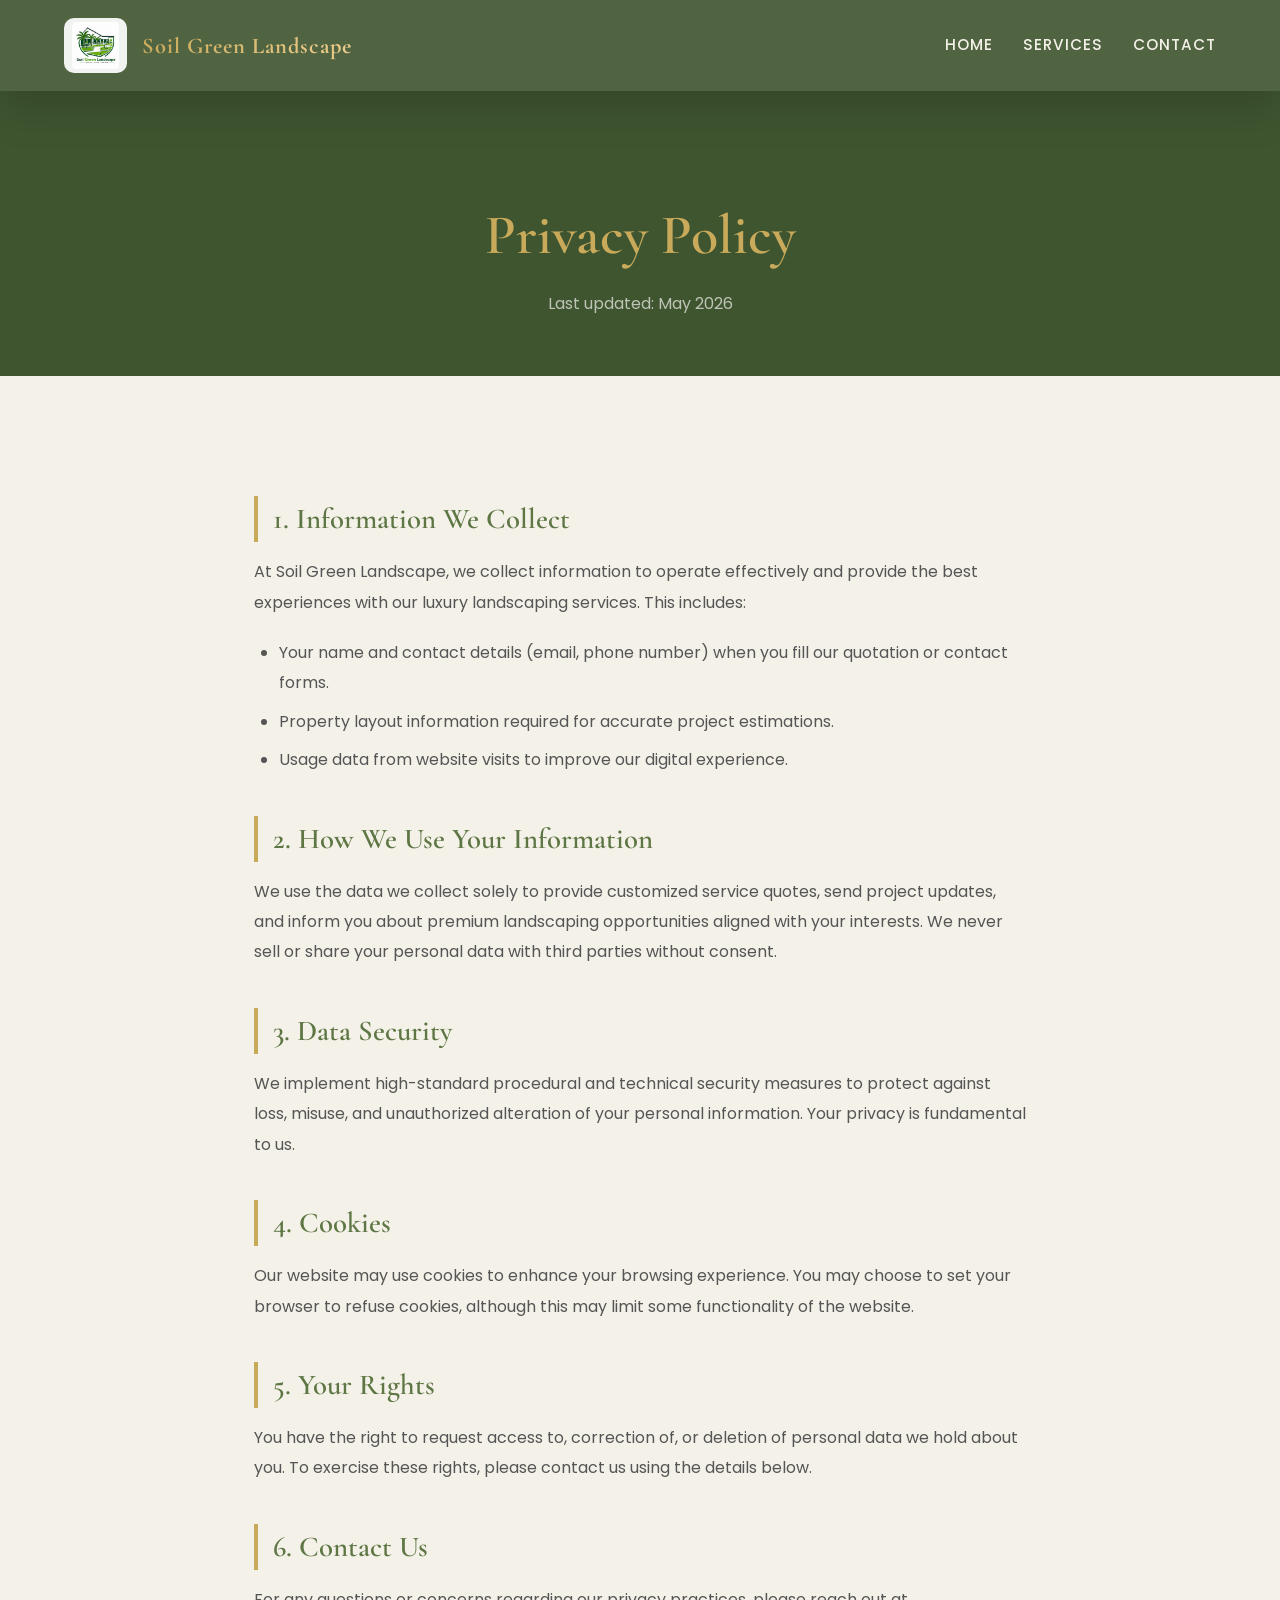
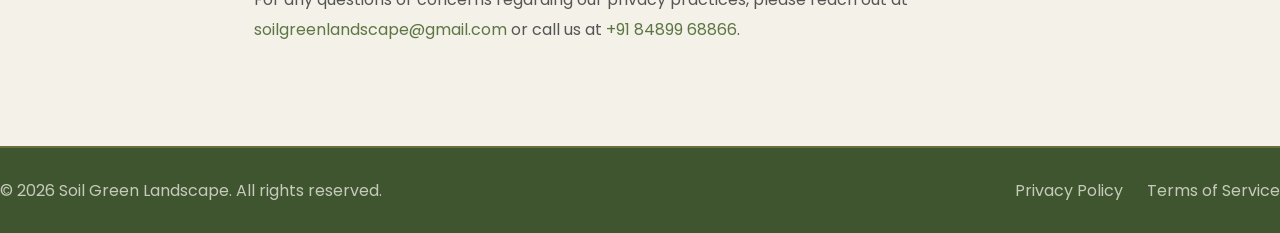
<file: privacy.html>
<!DOCTYPE html>
<html lang="en">

<head>
    <meta charset="UTF-8">
    <meta name="viewport" content="width=device-width, initial-scale=1.0">
    <title>Privacy Policy | Soil Green Landscape - Data Protection</title>
    <meta name="description"
        content="Learn about how Soil Green Landscape collects, uses, and protects your personal information in our privacy policy. Your privacy is our priority.">
    <meta name="robots" content="index, follow">
    <link rel="canonical" href="https://soilgreenlandscape.com/privacy.html">

    <!-- Preconnect -->
    <link rel="preconnect" href="https://fonts.googleapis.com">
    <link rel="preconnect" href="https://fonts.gstatic.com" crossorigin>

    <!-- Open Graph -->
    <meta property="og:type" content="website">
    <meta property="og:url" content="https://soilgreenlandscape.com/privacy.html">
    <meta property="og:title" content="Privacy Policy | Soil Green Landscape">
    <meta property="og:description" content="Our commitment to protecting your personal data and property information.">
    <meta property="og:image" content="https://soilgreenlandscape.com/assets/logo.png">

    <!-- Structured Data (JSON-LD) -->
    <script type="application/ld+json">
    {
      "@context": "https://schema.org",
      "@type": "AboutPage",
      "mainEntityOfPage": {
        "@type": "WebPage",
        "@id": "https://soilgreenlandscape.com/privacy.html"
      },
      "name": "Privacy Policy",
      "description": "Information on how Soil Green Landscape handles user data.",
      "publisher": {
        "@type": "Organization",
        "name": "Soil Green Landscape",
        "logo": {
          "@type": "ImageObject",
          "url": "https://soilgreenlandscape.com/assets/logo.png"
        }
      }
    }
    </script>

    <!-- Favicon -->
    <link rel="icon" type="image/png" href="assets/logo.png">
    <link rel="apple-touch-icon" href="assets/logo.png">
    <link
        href="https://fonts.googleapis.com/css2?family=Cormorant+Garamond:wght@400;500;600;700&family=Poppins:wght@300;400;500;600&display=swap"
        rel="stylesheet">
    <link rel="stylesheet" href="https://cdnjs.cloudflare.com/ajax/libs/font-awesome/6.4.0/css/all.min.css">
    <link rel="stylesheet" href="style.css">
    <style>
        .policy-header {
            background: var(--primary-dark-green);
            padding: 100px 5% 60px;
            text-align: center;
        }

        .policy-header h1 {
            font-family: var(--font-heading);
            font-size: 3.5rem;
            color: var(--gold-accent);
            margin-bottom: 10px;
        }

        .policy-header p {
            color: rgba(245, 243, 238, 0.7);
            font-size: 1rem;
        }

        .policy-body {
            background: var(--ivory-white);
            padding: 80px 5%;
            max-width: 900px;
            margin: 0 auto;
        }

        .policy-body h3 {
            font-family: var(--font-heading);
            font-size: 1.8rem;
            color: var(--secondary-green);
            margin: 40px 0 15px;
            border-left: 4px solid var(--gold-accent);
            padding-left: 15px;
        }

        .policy-body p,
        .policy-body ul {
            color: #555;
            line-height: 1.9;
            margin-bottom: 20px;
        }

        .policy-body ul {
            padding-left: 25px;
        }

        .policy-body ul li {
            margin-bottom: 8px;
        }

        @media (max-width: 768px) {
            .policy-header h1 {
                font-size: 2.2rem;
            }

            .policy-body {
                padding: 50px 5%;
            }
        }
    </style>
</head>

<body>
    <!-- Header -->
    <header id="header" class="scrolled" style="position: relative; padding: 18px 5%;">
        <a href="index.html" class="logo">
            <img src="assets/logo.png" alt="Soil Green Landscape Logo">
            <span>Soil Green Landscape</span>
        </a>
        <nav>
            <a href="index.html" class="nav-link">Home</a>
            <a href="index.html#services" class="nav-link">Services</a>
            <a href="index.html#contact" class="nav-link">Contact</a>
        </nav>
    </header>

    <!-- Page Header -->
    <div class="policy-header">
        <h1>Privacy Policy</h1>
        <p>Last updated: May 2026</p>
    </div>

    <!-- Content -->
    <div class="policy-body">
        <h3>1. Information We Collect</h3>
        <p>At Soil Green Landscape, we collect information to operate effectively and provide the best experiences
            with our luxury landscaping services. This includes:</p>
        <ul>
            <li>Your name and contact details (email, phone number) when you fill our quotation or contact forms.</li>
            <li>Property layout information required for accurate project estimations.</li>
            <li>Usage data from website visits to improve our digital experience.</li>
        </ul>

        <h3>2. How We Use Your Information</h3>
        <p>We use the data we collect solely to provide customized service quotes, send project updates, and inform you
            about premium landscaping opportunities aligned with your interests. We never sell or share your personal
            data with third parties without consent.</p>

        <h3>3. Data Security</h3>
        <p>We implement high-standard procedural and technical security measures to protect against loss, misuse, and
            unauthorized alteration of your personal information. Your privacy is fundamental to us.</p>

        <h3>4. Cookies</h3>
        <p>Our website may use cookies to enhance your browsing experience. You may choose to set your browser to refuse
            cookies, although this may limit some functionality of the website.</p>

        <h3>5. Your Rights</h3>
        <p>You have the right to request access to, correction of, or deletion of personal data we hold about you. To
            exercise these rights, please contact us using the details below.</p>

        <h3>6. Contact Us</h3>
        <p>For any questions or concerns regarding our privacy practices, please reach out at <a
                href="mailto:soilgreenlandscape@gmail.com"
                style="color: var(--secondary-green);">soilgreenlandscape@gmail.com</a>
            or call us at <a href="tel:+918489968866" style="color: var(--secondary-green);">+91 84899 68866</a>.</p>
    </div>

    <footer>
        <div class="container footer-content">
            <p>&copy; 2026 Soil Green Landscape. All rights reserved.</p>
            <div class="footer-links">
                <a href="privacy.html">Privacy Policy</a>
                <a href="terms.html">Terms of Service</a>
            </div>
        </div>
    </footer>
</body>

</html>
</file>
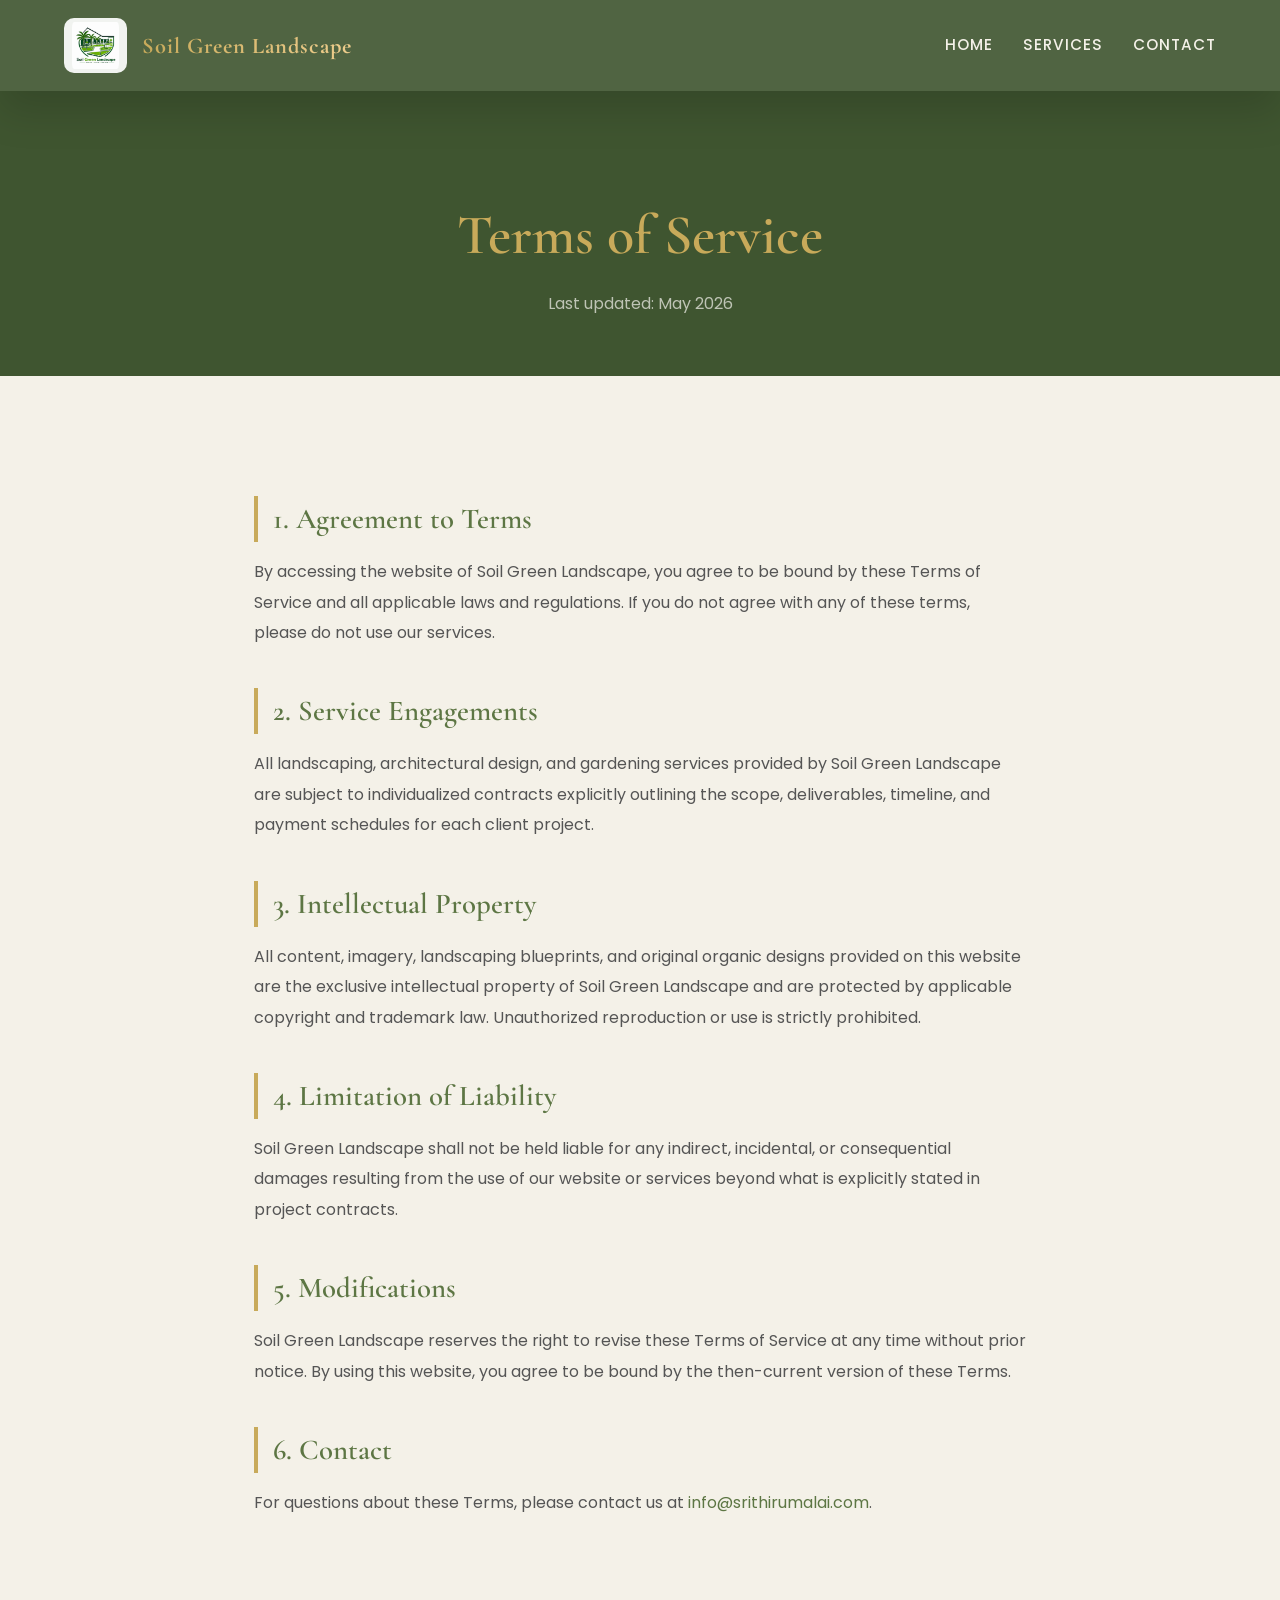
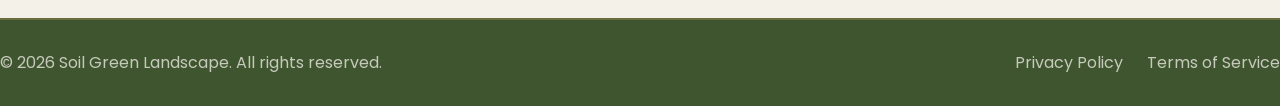
<file: terms.html>
<!DOCTYPE html>
<html lang="en">

<head>
    <meta charset="UTF-8">
    <meta name="viewport" content="width=device-width, initial-scale=1.0">
    <title>Terms of Service | Soil Green Landscape - Usage Agreement</title>
    <meta name="description"
        content="Read the terms and conditions for using Soil Green Landscape's premium landscaping and garden design services. Clear terms for our valued clients.">
    <meta name="robots" content="index, follow">
    <link rel="canonical" href="https://soilgreenlandscape.com/terms.html">

    <!-- Preconnect -->
    <link rel="preconnect" href="https://fonts.googleapis.com">
    <link rel="preconnect" href="https://fonts.gstatic.com" crossorigin>

    <!-- Open Graph -->
    <meta property="og:type" content="website">
    <meta property="og:url" content="https://soilgreenlandscape.com/terms.html">
    <meta property="og:title" content="Terms of Service | Soil Green Landscape">
    <meta property="og:description" content="Agreement and terms for our landscaping and design services.">
    <meta property="og:image" content="https://soilgreenlandscape.com/assets/logo.png">

    <!-- Structured Data (JSON-LD) -->
    <script type="application/ld+json">
    {
      "@context": "https://schema.org",
      "@type": "AboutPage",
      "mainEntityOfPage": {
        "@type": "WebPage",
        "@id": "https://soilgreenlandscape.com/terms.html"
      },
      "name": "Terms of Service",
      "description": "Terms and conditions for Soil Green Landscape services.",
      "publisher": {
        "@type": "Organization",
        "name": "Soil Green Landscape",
        "logo": {
          "@type": "ImageObject",
          "url": "https://soilgreenlandscape.com/assets/logo.png"
        }
      }
    }
    </script>

    <!-- Favicon -->
    <link rel="icon" type="image/png" href="assets/logo.png">
    <link rel="apple-touch-icon" href="assets/logo.png">
    <link
        href="https://fonts.googleapis.com/css2?family=Cormorant+Garamond:wght@400;500;600;700&family=Poppins:wght@300;400;500;600&display=swap"
        rel="stylesheet">
    <link rel="stylesheet" href="https://cdnjs.cloudflare.com/ajax/libs/font-awesome/6.4.0/css/all.min.css">
    <link rel="stylesheet" href="style.css">
    <style>
        /* Policy Page Overrides */
        .policy-header {
            background: var(--primary-dark-green);
            padding: 100px 5% 60px;
            text-align: center;
            margin-top: 0;
        }

        .policy-header h1 {
            font-family: var(--font-heading);
            font-size: 3.5rem;
            color: var(--gold-accent);
            margin-bottom: 10px;
        }

        .policy-header p {
            color: rgba(245, 243, 238, 0.7);
            font-size: 1rem;
        }

        .policy-body {
            background: var(--ivory-white);
            padding: 80px 5%;
            max-width: 900px;
            margin: 0 auto;
        }

        .policy-body h3 {
            font-family: var(--font-heading);
            font-size: 1.8rem;
            color: var(--secondary-green);
            margin: 40px 0 15px;
            border-left: 4px solid var(--gold-accent);
            padding-left: 15px;
        }

        .policy-body p {
            color: #555;
            line-height: 1.9;
            margin-bottom: 20px;
        }

        /* Policy header nav override */
        .policy-nav {
            position: relative;
            background: var(--primary-dark-green);
        }

        @media (max-width: 768px) {
            .policy-header h1 {
                font-size: 2.2rem;
            }

            .policy-body {
                padding: 50px 5%;
            }
        }
    </style>
</head>

<body>
    <!-- Header -->
    <header id="header" class="scrolled" style="position: relative; padding: 18px 5%;">
        <a href="index.html" class="logo">
            <img src="assets/logo.png" alt="Soil Green Landscape Logo">
            <span>Soil Green Landscape</span>
        </a>
        <nav>
            <a href="index.html" class="nav-link">Home</a>
            <a href="index.html#services" class="nav-link">Services</a>
            <a href="index.html#contact" class="nav-link">Contact</a>
        </nav>
    </header>

    <!-- Page Header -->
    <div class="policy-header">
        <h1>Terms of Service</h1>
        <p>Last updated: May 2026</p>
    </div>

    <!-- Content -->
    <div class="policy-body">
        <h3>1. Agreement to Terms</h3>
        <p>By accessing the website of Soil Green Landscape, you agree to be bound by these Terms of Service and
            all applicable laws and regulations. If you do not agree with any of these terms, please do not use our
            services.</p>

        <h3>2. Service Engagements</h3>
        <p>All landscaping, architectural design, and gardening services provided by Soil Green Landscape are
            subject to individualized contracts explicitly outlining the scope, deliverables, timeline, and payment
            schedules for each client project.</p>

        <h3>3. Intellectual Property</h3>
        <p>All content, imagery, landscaping blueprints, and original organic designs provided on this website are the
            exclusive intellectual property of Soil Green Landscape and are protected by applicable copyright and
            trademark law. Unauthorized reproduction or use is strictly prohibited.</p>

        <h3>4. Limitation of Liability</h3>
        <p>Soil Green Landscape shall not be held liable for any indirect, incidental, or consequential damages
            resulting from the use of our website or services beyond what is explicitly stated in project contracts.</p>

        <h3>5. Modifications</h3>
        <p>Soil Green Landscape reserves the right to revise these Terms of Service at any time without prior
            notice. By using this website, you agree to be bound by the then-current version of these Terms.</p>

        <h3>6. Contact</h3>
        <p>For questions about these Terms, please contact us at <a href="mailto:soilgreenlandscape@gmail.com"
                style="color: var(--secondary-green);">info@srithirumalai.com</a>.</p>
    </div>

    <footer>
        <div class="container footer-content">
            <p>&copy; 2026 Soil Green Landscape. All rights reserved.</p>
            <div class="footer-links">
                <a href="privacy.html">Privacy Policy</a>
                <a href="terms.html">Terms of Service</a>
            </div>
        </div>
    </footer>
</body>

</html>
</file>
<file: style.css>
/* 
Color Palette (REFINED - Natural Landscape Theme):
Light Sage Green  — #B8CBAA
Soft Sage Green   — #A7BE97
Muted Olive Green — #7E9762
Leaf Green        — #5D7644
Deep Forest Green — #3F5530
Warm Cream White  — #F4F1E8
Soft Gold         — #B89A3C
Muted Gold        — #C8AA5A

[BACKUP] Old Palette (2):
Primary Olive Green: #5C6B2E  | Original: #0D3B35
Leaf Green:          #6B8C3A  | Original: #124B43
Light Sage:          #B5C9A1  | Original: #A8BC9B
Gold:                #C8A24D
Cream:               #F8F5EC  | Original: #F5F3EE
*/

@import url('https://fonts.googleapis.com/css2?family=Cormorant+Garamond:wght@400;500;600;700&family=Poppins:wght@300;400;500;600&display=swap');

:root {
  --primary-dark-green: #3F5530;
  --secondary-green: #5D7644;
  --leaf-green: #5D7644;
  --muted-olive: #7E9762;
  --sage-green: #B8CBAA;
  --soft-sage: #A7BE97;
  --gold-accent: #C8AA5A;
  --soft-gold: #B89A3C;
  --ivory-white: #F4F1E8;

  --font-heading: 'Cormorant Garamond', serif;
  --font-body: 'Poppins', sans-serif;

  --radius-lg: 20px;
  --radius-md: 12px;

  --shadow-soft: 0 10px 30px rgba(63, 85, 48, 0.1);
  --shadow-premium: 0 20px 40px rgba(0, 0, 0, 0.15);

  --transition-smooth: all 0.5s cubic-bezier(0.25, 1, 0.5, 1);
}

* {
  margin: 0;
  padding: 0;
  box-sizing: border-box;
}

html,
body {
  font-family: var(--font-body);
  background-color: var(--ivory-white);
  color: var(--primary-dark-green);
  overflow-x: hidden;
  max-width: 100vw;
  line-height: 1.6;
}

h1,
h2,
h3,
h4,
h5,
h6 {
  font-family: var(--font-heading);
  font-weight: 600;
  color: var(--primary-dark-green);
}

a {
  text-decoration: none;
  color: inherit;
  transition: var(--transition-smooth);
}

/* Base Utilities */
section {
  overflow: hidden;
  /* Prevent animations from causing horizontal scroll */
}

.section-padding {
  padding: 100px 5%;
}

.container {
  max-width: 1400px;
  margin: 0 auto;
}

/* Premium Preloader */
#preloader {
  position: fixed;
  top: 0;
  left: 0;
  width: 100%;
  height: 100%;
  /* Better for mobile than 100vh */
  height: 100svh;
  /* Modern mobile aware height */
  background-color: var(--primary-dark-green);
  z-index: 9999;
  display: flex;
  flex-direction: column;
  justify-content: center;
  align-items: center;
  overflow: hidden;
  pointer-events: all;
  transition: opacity 0.5s ease-in-out;
}

.glow-effect {
  position: absolute;
  width: 300px;
  height: 300px;
  background: radial-gradient(circle, rgba(200, 162, 77, 0.15) 0%, rgba(200, 162, 77, 0) 70%);
  border-radius: 50%;
  top: 50%;
  left: 50%;
  transform: translate(-50%, -50%);
  opacity: 0;
  z-index: 1;
}

#preloader-particles {
  position: absolute;
  width: 100%;
  height: 100%;
  top: 0;
  left: 0;
  z-index: 1;
}

.preloader-svg {
  width: 50vw;
  max-width: 600px;
  height: auto;
  z-index: 2;
  position: relative;
  overflow: visible;
}

.landscape-line {
  stroke-dasharray: 2000;
  stroke-dashoffset: 2000;
}

.leaf {
  opacity: 0;
  transform-origin: center bottom;
  transform: scale(0);
}

.preloader-name {
  font-family: var(--font-heading);
  color: var(--gold-accent);
  font-size: 3rem;
  margin-top: 20px;
  z-index: 2;
  display: flex;
  position: relative;
  text-shadow: 0 0 15px rgba(200, 162, 77, 0.3);
}

.preloader-name .char {
  opacity: 0;
  filter: blur(10px);
  transform: translateY(20px);
  display: inline-block;
}

/* Transparent Luxury Header */
header {
  position: fixed;
  top: 0;
  left: 0;
  width: 100%;
  padding: 30px 5%;
  display: flex;
  justify-content: space-between;
  align-items: center;
  z-index: 1000;
  transition: var(--transition-smooth);
}

header.scrolled {
  padding: 15px 5%;
  background: rgba(63, 85, 48, 0.9);
  backdrop-filter: blur(10px);
  -webkit-backdrop-filter: blur(10px);
  box-shadow: var(--shadow-premium);
}

.logo {
  font-family: var(--font-heading);
  font-size: 1.8rem;
  font-weight: 700;
  color: var(--ivory-white);
  display: flex;
  align-items: center;
  gap: 15px;
}

.logo img {
  height: 55px;
  background: rgba(255, 255, 255, 0.92);
  border-radius: 10px;
  padding: 4px 8px;
  object-fit: contain;
}

.logo span {
  font-size: 1.4rem;
  letter-spacing: 1px;
  background: linear-gradient(to right, var(--gold-accent), #eecd8d);
  -webkit-background-clip: text;
  background-clip: text;
  -webkit-text-fill-color: transparent;
  display: inline-block;
}

/* Hamburger Toggle */
.menu-toggle {
  display: none;
  flex-direction: column;
  gap: 5px;
  cursor: pointer;
  background: none;
  border: none;
  padding: 5px;
  z-index: 1100;
}

.menu-toggle span {
  display: block;
  width: 26px;
  height: 2px;
  background: var(--ivory-white);
  border-radius: 2px;
  transition: all 0.3s ease;
}

.menu-toggle.active span:nth-child(1) {
  transform: translateY(7px) rotate(45deg);
}

.menu-toggle.active span:nth-child(2) {
  opacity: 0;
}

.menu-toggle.active span:nth-child(3) {
  transform: translateY(-7px) rotate(-45deg);
}

nav {
  display: flex;
  gap: 30px;
}

.nav-link {
  color: var(--ivory-white);
  font-size: 0.95rem;
  font-weight: 500;
  text-transform: uppercase;
  letter-spacing: 1px;
  position: relative;
}

.nav-link::after {
  content: '';
  position: absolute;
  bottom: -5px;
  left: 0;
  width: 0%;
  height: 2px;
  background-color: var(--gold-accent);
  transition: var(--transition-smooth);
}

.nav-link:hover::after,
.nav-link.active::after {
  width: 100%;
}

.btn-primary {
  padding: 12px 30px;
  background-color: var(--gold-accent);
  color: var(--ivory-white);
  border-radius: var(--radius-lg);
  font-weight: 500;
  text-transform: uppercase;
  letter-spacing: 1px;
  cursor: pointer;
  border: 1px solid var(--gold-accent);
  transition: var(--transition-smooth);
}

.btn-primary:hover {
  background-color: transparent;
  color: var(--gold-accent);
}

/* Hero Section */
.hero {
  position: relative;
  z-index: 1;
  /* Establishes a stacking context for negative z-index children */
  height: 100vh;
  height: 100svh;
  display: flex;
  align-items: center;
  padding: 0 5%;
  overflow: hidden;
}

.hero-bg {
  position: absolute;
  top: 0;
  left: 0;
  width: 100%;
  height: 120%;
  /* for parallax */
  object-fit: cover;
  z-index: -2;
}

.hero-overlay {
  position: absolute;
  top: 0;
  left: 0;
  width: 100%;
  height: 100%;
  background: rgba(63, 85, 48, 0.75);
  /* Earthy olive green overlay */
  z-index: -1;
}

.hero-content {
  max-width: 800px;
  color: var(--ivory-white);
}

.hero-title {
  font-size: 5rem;
  line-height: 1.1;
  margin-bottom: 20px;
  opacity: 0;
  transform: translateY(50px);
  color: var(--ivory-white);
  text-shadow: 0 4px 15px rgba(0, 0, 0, 0.5);
  /* Added text shadow */
}

.hero-subtitle {
  font-size: 1.2rem;
  font-weight: 400;
  margin-bottom: 40px;
  max-width: 600px;
  opacity: 0;
  transform: translateY(30px);
  color: rgba(245, 243, 238, 0.9);
  text-shadow: 0 2px 10px rgba(0, 0, 0, 0.5);
  /* Added text shadow */
}

.hero-content .btn-primary {
  opacity: 0;
  transform: translateY(30px);
}

/* Particles / Leaves overlay */
#particles-js {
  position: absolute;
  width: 100%;
  height: 100%;
  top: 0;
  left: 0;
  z-index: -1;
}

/* About Section */
.about {
  background-color: var(--ivory-white);
}

.about-grid {
  display: grid;
  grid-template-columns: 1fr 1fr;
  gap: 60px;
  align-items: center;
}

.about-image {
  position: relative;
  border-radius: var(--radius-lg);
  overflow: hidden;
  box-shadow: var(--shadow-premium);
}

.about-image img {
  width: 100%;
  height: 100%;
  object-fit: cover;
  display: block;
}

.about-badge {
  position: absolute;
  bottom: 30px;
  right: -30px;
  background-color: var(--secondary-green);
  color: var(--gold-accent);
  padding: 30px;
  border-radius: 50%;
  width: 150px;
  height: 150px;
  display: flex;
  flex-direction: column;
  align-items: center;
  justify-content: center;
  text-align: center;
  box-shadow: var(--shadow-premium);
  z-index: 2;
}

.badge-number {
  font-family: var(--font-heading);
  font-size: 2.5rem;
  font-weight: 700;
  line-height: 1;
}

.about-text h2 {
  font-size: 3.5rem;
  margin-bottom: 20px;
  position: relative;
  display: inline-block;
}

.about-text h2::after {
  content: '';
  position: absolute;
  bottom: -5px;
  left: 0;
  width: 60px;
  height: 3px;
  background-color: var(--gold-accent);
}

.about-text p {
  color: #555;
  margin-bottom: 30px;
  font-size: 1.1rem;
}

/* Services Section */
.section-header {
  margin-bottom: 60px;
}

.section-header h2 {
  font-size: 3rem;
  margin-bottom: 15px;
}

.text-center {
  text-align: center;
}

.services-grid {
  display: grid;
  grid-template-columns: repeat(auto-fit, minmax(280px, 1fr));
  gap: 30px;
}

.service-card {
  background: var(--ivory-white);
  border-radius: var(--radius-lg);
  overflow: hidden;
  box-shadow: var(--shadow-soft);
  transition: var(--transition-smooth);
  position: relative;
}

.service-card:hover {
  transform: translateY(-10px);
  box-shadow: var(--shadow-premium);
}

.service-img {
  width: 100%;
  height: 250px;
  object-fit: cover;
  transition: var(--transition-smooth);
}

.service-card:hover .service-img {
  transform: scale(1.05);
}

.service-content {
  padding: 30px;
  position: relative;
}

.service-icon {
  position: absolute;
  top: -25px;
  right: 30px;
  background: var(--gold-accent);
  color: var(--ivory-white);
  width: 50px;
  height: 50px;
  display: flex;
  justify-content: center;
  align-items: center;
  border-radius: 50%;
  font-size: 1.2rem;
  box-shadow: 0 5px 15px rgba(200, 162, 77, 0.4);
}

.service-content h3 {
  font-size: 1.5rem;
  margin-bottom: 10px;
}

/* Projects Showcase */
.projects {
  background: #EEF0E5;
}

.projects-gallery {
  display: grid;
  grid-template-columns: 1fr 1fr;
  gap: 30px;
}

.project-item {
  position: relative;
  border-radius: var(--radius-lg);
  overflow: hidden;
  cursor: pointer;
  height: 400px;
}

.project-img {
  width: 100%;
  height: 100%;
  object-fit: cover;
  transition: transform 0.8s cubic-bezier(0.25, 1, 0.5, 1);
}

.project-overlay {
  position: absolute;
  bottom: 0;
  left: 0;
  width: 100%;
  padding: 40px 30px 30px;
  background: linear-gradient(to top, rgba(63, 85, 48, 0.9), transparent);
  color: var(--ivory-white);
  transform: translateY(20px);
  opacity: 0;
  transition: var(--transition-smooth);
}

.project-item:hover .project-img {
  transform: scale(1.1);
}

.project-item:hover .project-overlay {
  transform: translateY(0);
  opacity: 1;
}

/* Why Choose Us */
.why-grid {
  display: grid;
  grid-template-columns: repeat(3, 1fr);
  gap: 40px;
  text-align: center;
}

.why-icon {
  width: 80px;
  height: 80px;
  margin: 0 auto 20px;
  background: rgba(181, 201, 161, 0.2);
  color: var(--primary-dark-green);
  border-radius: 50%;
  display: flex;
  justify-content: center;
  align-items: center;
  font-size: 2rem;
  transition: var(--transition-smooth);
}

.why-card:hover .why-icon {
  background: var(--primary-dark-green);
  color: var(--gold-accent);
}

/* Testimonials */
.testimonials {
  background: url('https://images.unsplash.com/photo-1598502425577-507982f1fe2a?auto=format&fit=crop&q=80') center/cover fixed;
  position: relative;
  color: var(--ivory-white);
}

.testimonials::before {
  content: '';
  position: absolute;
  top: 0;
  left: 0;
  width: 100%;
  height: 100%;
  background: rgba(63, 85, 48, 0.85);
  /* Olive green overlay */
}

.testimonials .container {
  position: relative;
  z-index: 1;
}

.testimonials h2 {
  color: var(--ivory-white);
}

.testimonial-grid {
  display: grid;
  grid-template-columns: 1fr 1fr;
  gap: 40px;
  margin-top: 40px;
}

.testimonial-card {
  background: rgba(255, 255, 255, 0.05);
  backdrop-filter: blur(15px);
  -webkit-backdrop-filter: blur(15px);
  padding: 40px;
  border-radius: var(--radius-lg);
  border: 1px solid rgba(255, 255, 255, 0.1);
  position: relative;
  transition: var(--transition-smooth);
}

.testimonial-card:hover {
  transform: translateY(-5px);
  background: rgba(255, 255, 255, 0.1);
}

.quote-icon {
  font-size: 3rem;
  color: var(--gold-accent);
  opacity: 0.5;
  margin-bottom: 20px;
}

.testimonial-text {
  font-style: italic;
  font-size: 1.1rem;
  margin-bottom: 30px;
  line-height: 1.8;
}

/* Header Tablet Fix — 800px to 1100px */
@media (max-width: 1100px) and (min-width: 801px) {
  header {
    padding: 12px 2.5%;
    gap: 10px;
  }

  .logo {
    gap: 8px;
    flex-shrink: 0;
  }

  .logo img {
    height: 42px;
  }

  .logo span {
    font-size: 1rem;
    letter-spacing: 0.5px;
    white-space: nowrap;
  }

  nav {
    gap: 10px;
    flex-shrink: 1;
  }

  .nav-link {
    font-size: 0.82rem;
  }

  .btn-quote {
    padding: 10px 14px;
    font-size: 0.8rem;
    white-space: nowrap;
    flex-shrink: 0;
  }
}

/* Testimonial Slider Styles */
.testimonial-container {
  overflow: hidden;
  position: relative;
  padding: 40px 0;
}

.testimonial-track {
  display: flex;
  transition: transform 0.6s cubic-bezier(0.25, 1, 0.5, 1);
}

.testimonial-slide {
  min-width: 100%;
  padding: 0 15px;
}

.testimonial-card-internal {
  background: rgba(255, 255, 255, 0.05);
  backdrop-filter: blur(15px);
  -webkit-backdrop-filter: blur(15px);
  padding: 40px;
  border-radius: var(--radius-lg);
  border: 1px solid rgba(255, 255, 255, 0.1);
  position: relative;
  transition: var(--transition-smooth);
  height: 100%;
  max-width: 800px;
  margin: 0 auto;
}

.testimonial-card-internal:hover {
  transform: translateY(-5px);
  background: rgba(255, 255, 255, 0.1);
}

.slider-nav {
  display: flex;
  justify-content: center;
  align-items: center;
  gap: 20px;
  margin-top: 40px;
}

.slider-btn {
  background: rgba(255, 255, 255, 0.1);
  border: 1px solid rgba(255, 255, 255, 0.2);
  color: var(--gold-accent);
  width: 50px;
  height: 50px;
  border-radius: 50%;
  cursor: pointer;
  display: flex;
  justify-content: center;
  align-items: center;
  font-size: 1.2rem;
  transition: var(--transition-smooth);
}

.slider-btn:hover {
  background: var(--gold-accent);
  color: var(--primary-dark-green);
  border-color: var(--gold-accent);
}

.slider-dots {
  display: flex;
  gap: 10px;
}

.dot {
  width: 10px;
  height: 10px;
  border-radius: 50%;
  background: rgba(255, 255, 255, 0.2);
  cursor: pointer;
  transition: var(--transition-smooth);
}

.dot.active {
  background: var(--gold-accent);
  width: 30px;
  border-radius: 5px;
}

.client-info span {
  font-size: 0.9rem;
  opacity: 0.7;
}

/* ===========================
   Gallery Section
=========================== */
.gallery-section {
  background: var(--secondary-green);
}

.gallery-grid {
  display: grid;
  grid-template-columns: repeat(4, 1fr);
  gap: 16px;
  margin-top: 50px;
}

.gallery-item {
  position: relative;
  overflow: hidden;
  border-radius: var(--radius-md);
  cursor: pointer;
  aspect-ratio: 1 / 1;
}

.gallery-item img {
  width: 100%;
  height: 100%;
  object-fit: cover;
  transition: transform 0.5s ease;
  display: block;
}

.gallery-item:hover img {
  transform: scale(1.08);
}

.gallery-overlay {
  position: absolute;
  inset: 0;
  background: rgba(63, 85, 48, 0.6);
  display: flex;
  align-items: center;
  justify-content: center;
  opacity: 0;
  transition: opacity 0.4s ease;
  font-size: 2rem;
  color: var(--gold-accent);
}

.gallery-item:hover .gallery-overlay {
  opacity: 1;
}

/* Lightbox */
.lightbox {
  display: none;
  position: fixed;
  inset: 0;
  background: rgba(0, 0, 0, 0.92);
  z-index: 9999;
  align-items: center;
  justify-content: center;
}

.lightbox.active {
  display: flex;
}

.lightbox img {
  max-width: 90vw;
  max-height: 88vh;
  object-fit: contain;
  border-radius: var(--radius-md);
  box-shadow: 0 0 60px rgba(200, 162, 77, 0.25);
}

.lightbox-close {
  position: absolute;
  top: 20px;
  right: 28px;
  background: none;
  border: none;
  color: var(--gold-accent);
  font-size: 2rem;
  cursor: pointer;
  z-index: 10000;
  transition: transform 0.3s ease;
}

.lightbox-close:hover {
  transform: rotate(90deg) scale(1.2);
}


/* Responsive Gallery */
@media (max-width: 1024px) {
  .gallery-grid {
    grid-template-columns: repeat(3, 1fr);
  }
}

@media (max-width: 768px) {
  .gallery-grid {
    grid-template-columns: repeat(2, 1fr);
  }
}

@media (max-width: 480px) {
  .gallery-grid {
    grid-template-columns: 1fr 1fr;
    gap: 10px;
  }
}

.contact {
  background: var(--primary-dark-green);
  color: var(--ivory-white);
}

.contact h2 {
  color: var(--gold-accent);
}

.contact-grid {
  display: grid;
  grid-template-columns: 1fr 1fr;
  gap: 60px;
  align-items: center;
}

.branches-info {
  margin-top: 30px;
  display: grid;
  gap: 20px;
  margin-bottom: 20px;
}

.branch-item {
  background: rgba(255, 255, 255, 0.03);
  padding: 20px;
  border-radius: var(--radius-md);
  border: 1px solid rgba(255, 255, 255, 0.05);
  transition: var(--transition-smooth);
}

.branch-item:hover {
  background: rgba(255, 255, 255, 0.08);
  border-color: var(--gold-accent);
  transform: translateY(-3px);
}

.branch-item h4 {
  color: var(--gold-accent);
  margin-bottom: 8px;
  font-size: 1.1rem;
  display: flex;
  align-items: center;
  gap: 10px;
}

.branch-item p {
  font-size: 0.95rem;
  color: rgba(245, 243, 238, 0.8);
  line-height: 1.5;
}

.contact-details {
  margin: 30px 0;
}

.detail-item {
  display: flex;
  align-items: center;
  gap: 15px;
  margin-bottom: 20px;
  font-size: 1.1rem;
}

.detail-item i {
  color: var(--gold-accent);
}

.social-links {
  display: flex;
  gap: 20px;
}

.social-links a {
  width: 45px;
  height: 45px;
  border-radius: 50%;
  border: 1px solid rgba(255, 255, 255, 0.2);
  display: flex;
  justify-content: center;
  align-items: center;
  font-size: 1.2rem;
}

.social-links a:hover {
  background: var(--gold-accent);
  border-color: var(--gold-accent);
  color: var(--primary-dark-green);
}

.contact-form form {
  display: flex;
  flex-direction: column;
  gap: 20px;
}

.contact-form input,
.contact-form textarea {
  width: 100%;
  padding: 15px 20px;
  background: rgba(255, 255, 255, 0.05);
  border: 1px solid rgba(255, 255, 255, 0.1);
  border-radius: var(--radius-md);
  color: var(--ivory-white);
  font-family: inherit;
  transition: var(--transition-smooth);
}

.contact-form input:focus,
.contact-form textarea:focus {
  outline: none;
  border-color: var(--gold-accent);
  background: rgba(255, 255, 255, 0.1);
}

footer {
  background: #3F5530;
  padding: 30px 0;
  color: rgba(244, 241, 232, 0.75);
  border-top: 2px solid rgba(200, 170, 90, 0.3);
}

.footer-content {
  display: flex;
  justify-content: space-between;
  align-items: center;
}

.footer-links a {
  margin-left: 20px;
}

.footer-links a:hover {
  color: var(--gold-accent);
}

/* Footer Social Icons */
.footer-social {
  display: flex;
  gap: 14px;
  align-items: center;
}

.footer-social a {
  width: 38px;
  height: 38px;
  border-radius: 50%;
  border: 1px solid rgba(255, 255, 255, 0.3);
  display: flex;
  justify-content: center;
  align-items: center;
  font-size: 1rem;
  color: rgba(244, 241, 232, 0.8);
  transition: var(--transition-smooth);
  text-decoration: none;
}

.footer-social a:hover {
  background: var(--gold-accent);
  border-color: var(--gold-accent);
  color: var(--primary-dark-green);
  transform: translateY(-3px);
}

/* ===========================
   Sticky Floating Buttons
   =========================== */
.sticky-contact-btns {
  position: fixed;
  right: 20px;
  bottom: 30px;
  display: flex;
  flex-direction: column;
  gap: 14px;
  z-index: 9000;
}

.sticky-btn {
  position: relative;
  display: flex;
  justify-content: center;
  align-items: center;
  width: 56px;
  height: 56px;
  border-radius: 50%;
  text-decoration: none;
  color: #fff;
  box-shadow: 0 6px 24px rgba(0, 0, 0, 0.3);
  transition: transform 0.3s ease, box-shadow 0.3s ease;
  flex-shrink: 0;
}

.sticky-btn:hover {
  transform: translateY(-3px) scale(1.08);
  box-shadow: 0 10px 30px rgba(0, 0, 0, 0.35);
}

.sticky-btn i {
  font-size: 1.6rem;
  line-height: 1;
  display: flex;
  align-items: center;
  justify-content: center;
}

/* Label floats to the left on hover */
.sticky-label {
  position: absolute;
  right: calc(100% + 12px);
  top: 50%;
  transform: translateY(-50%);
  background: rgba(30, 30, 30, 0.85);
  color: #fff;
  font-family: 'Poppins', sans-serif;
  font-size: 0.8rem;
  font-weight: 600;
  padding: 6px 12px;
  border-radius: 6px;
  white-space: nowrap;
  pointer-events: none;
  opacity: 0;
  transition: opacity 0.25s ease;
}

.sticky-label::after {
  content: '';
  position: absolute;
  left: 100%;
  top: 50%;
  transform: translateY(-50%);
  border: 6px solid transparent;
  border-left-color: rgba(30, 30, 30, 0.85);
}

.sticky-btn:hover .sticky-label {
  opacity: 1;
}

.sticky-whatsapp {
  background: #25D366;
}

.sticky-whatsapp:hover {
  background: #1ebe5b;
}

.sticky-phone {
  background: var(--primary-dark-green);
  border: 2px solid var(--gold-accent);
}

.sticky-phone:hover {
  background: #2e4526;
}

@media (max-width: 480px) {
  .sticky-contact-btns {
    right: 12px;
    bottom: 20px;
    gap: 10px;
  }

  .sticky-btn {
    width: 50px;
    height: 50px;
  }

  .sticky-btn i {
    font-size: 1.4rem;
  }
}


/* ===========================
   RESPONSIVE — Tablet (≤992px)
   =========================== */
@media (max-width: 992px) {

  .projects-gallery,
  .contact-grid,
  .about-grid {
    grid-template-columns: 1fr;
  }

  .why-grid {
    grid-template-columns: 1fr 1fr;
  }

  .testimonial-grid {
    grid-template-columns: 1fr;
  }

  .hero-title {
    font-size: 2.8rem;
    /* Smaller for better fit on mobile */
    line-height: 1.2;
  }

  .hero-subtitle {
    font-size: 1rem;
    margin-bottom: 30px;
  }

  .about-badge {
    right: 10px;
  }

  .footer-content {
    flex-direction: column;
    gap: 15px;
    text-align: center;
  }
}

/* ===========================
   RESPONSIVE — Mobile (≤768px)
   =========================== */
@media (max-width: 768px) {

  /* Header */
  header {
    padding: 15px 5%;
    background: rgba(63, 85, 48, 0.97);
  }

  .menu-toggle {
    display: flex;
  }

  nav {
    display: none;
    position: fixed;
    top: 0;
    left: 0;
    width: 100%;
    height: 100vh;
    background: rgba(63, 85, 48, 0.98);
    flex-direction: column;
    justify-content: center;
    align-items: center;
    gap: 40px;
    z-index: 1050;
  }

  nav.open {
    display: flex;
  }

  .nav-link {
    font-size: 1.4rem;
    letter-spacing: 2px;
  }

  .header-cta {
    display: none;
  }

  /* Hero */
  .hero-title {
    font-size: 2.4rem;
  }

  .hero-subtitle {
    font-size: 1rem;
  }

  /* About */
  .about-grid {
    grid-template-columns: 1fr;
  }

  .about-badge {
    right: 10px;
    width: 110px;
    height: 110px;
    padding: 15px;
  }

  .badge-number {
    font-size: 1.8rem;
  }

  .about-text h2 {
    font-size: 2.2rem;
  }

  /* Services */
  .services-grid {
    grid-template-columns: 1fr;
  }

  /* Projects */
  .projects-gallery {
    grid-template-columns: 1fr;
  }

  /* Why us */
  .why-grid {
    grid-template-columns: 1fr;
  }

  /* Testimonials */
  .testimonial-grid {
    grid-template-columns: 1fr;
  }

  /* Contact */
  .contact-grid {
    grid-template-columns: 1fr;
  }

  /* Preloader */
  .preloader-name {
    font-size: 1.6rem;
    text-align: center;
    flex-wrap: wrap;
    justify-content: center;
  }

  .preloader-svg {
    width: 90vw;
  }

  /* Section padding */
  .section-padding {
    padding: 70px 5%;
  }

  .section-header h2 {
    font-size: 2rem;
  }

  /* Footer */
  .footer-content {
    flex-direction: column;
    gap: 15px;
    text-align: center;
  }

  .footer-links a {
    margin: 0 10px;
  }
}

/* ===========================
   RESPONSIVE — Small Mobile (≤480px)
   =========================== */
@media (max-width: 480px) {
  .hero-title {
    font-size: 1.9rem;
  }

  .hero-subtitle {
    font-size: 0.95rem;
  }

  .btn-primary {
    padding: 10px 22px;
    font-size: 0.9rem;
  }

  .project-item {
    height: 260px;
  }
}
</file>
